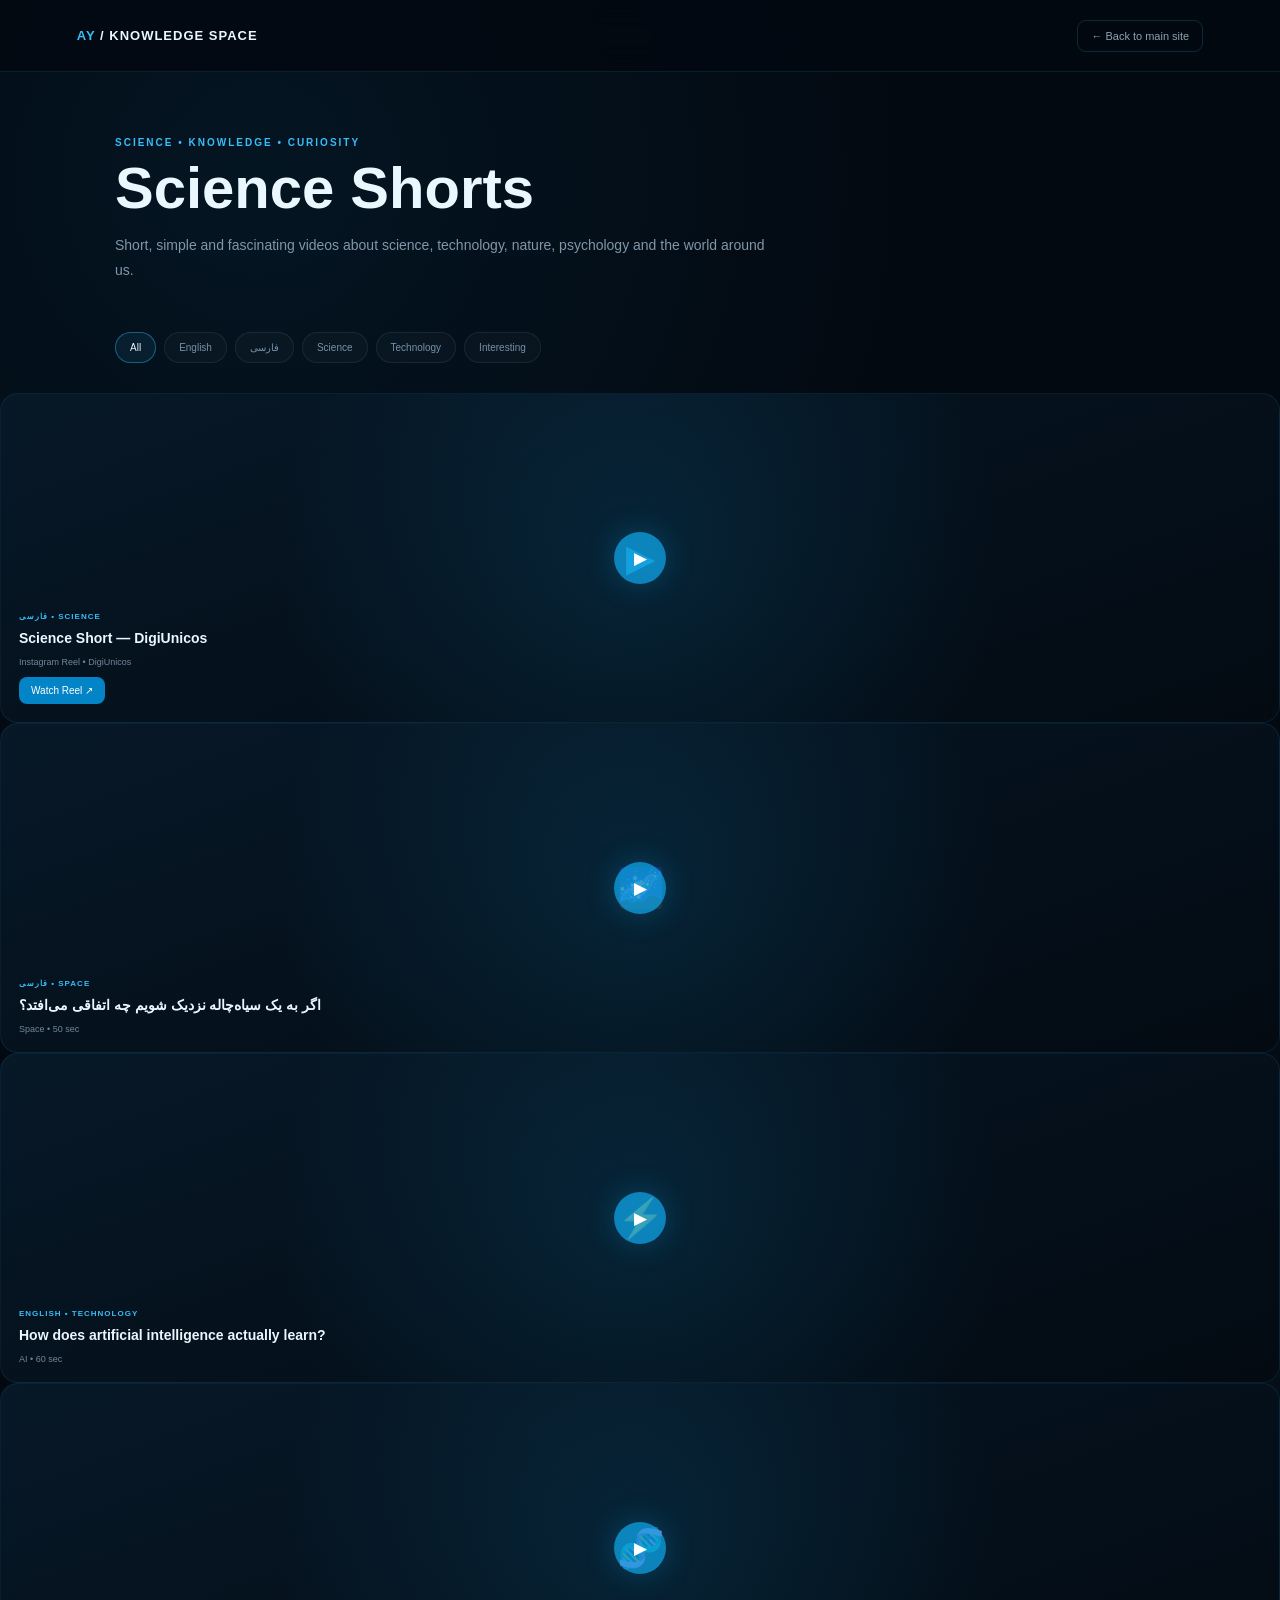
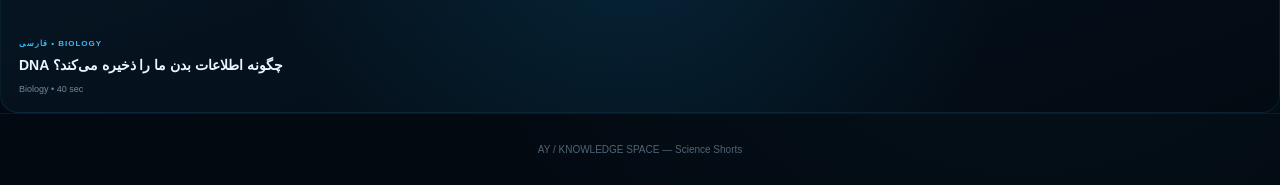
<file: shorts.html>
<!DOCTYPE html>
<html lang="en">
<head>
  <meta charset="UTF-8">
  <meta name="viewport" content="width=device-width, initial-scale=1.0">

  <title>Science Shorts — AY Knowledge Space</title>

  <style>
    * {
      box-sizing: border-box;
    }

    body {
      margin: 0;
      min-height: 100vh;

      font-family: Arial, sans-serif;

      color: #eaf7ff;

      background:
        radial-gradient(
          circle at 20% 10%,
          rgba(14,165,233,.08),
          transparent 35%
        ),
        radial-gradient(
          circle at 80% 80%,
          rgba(34,211,238,.05),
          transparent 35%
        ),
        #030911;
    }

    /* HEADER */

    .shorts-header {
      height: 72px;

      display: flex;
      align-items: center;
      justify-content: space-between;

      padding: 0 6%;

      border-bottom:
        1px solid rgba(56,189,248,.12);

      background:
        rgba(3,9,17,.85);

      backdrop-filter: blur(15px);

      position: sticky;
      top: 0;

      z-index: 100;
    }

    .brand {
      color: #eaf7ff;
      text-decoration: none;

      font-size: 13px;
      font-weight: bold;
      letter-spacing: 1px;
    }

    .brand span {
      color: #38bdf8;
    }

    .back-button {
      color: #8ba3b5;
      text-decoration: none;

      font-size: 11px;

      padding: 9px 13px;

      border:
        1px solid rgba(56,189,248,.18);

      border-radius: 9px;

      transition: .2s;
    }

    .back-button:hover {
      color: white;

      border-color:
        rgba(56,189,248,.6);

      background:
        rgba(56,189,248,.08);
    }


    /* HERO */

    .hero {
      max-width: 1100px;

      margin: 0 auto;

      padding: 65px 25px 35px;
    }

    .label {
      color: #38bdf8;

      font-size: 10px;
      font-weight: bold;

      letter-spacing: 2px;
    }

    h1 {
      margin: 10px 0;

      font-size: clamp(32px, 6vw, 58px);

      line-height: 1.05;
    }

    .hero p {
      max-width: 650px;

      color: #8196a8;

      line-height: 1.8;

      font-size: 14px;
    }


    /* FILTERS */

    .filters {
      max-width: 1100px;

      margin: 0 auto;

      padding: 0 25px 30px;

      display: flex;

      gap: 8px;

      flex-wrap: wrap;
    }

    .filter {
      padding: 9px 14px;

      color: #7890a6;

      background:
        rgba(255,255,255,.025);

      border:
        1px solid rgba(255,255,255,.07);

      border-radius: 20px;

      font-size: 10px;

      cursor: pointer;
    }

    .filter.active,
    .filter:hover {
      color: #eaf7ff;

      border-color:
        rgba(56,189,248,.4);

      background:
        rgba(56,189,248,.08);
    }


    /* SHORTS GRID */

    .shorts-grid {
      max-width: 1100px;

      margin: 0 auto;

      padding: 0 25px 70px;

      display: grid;

      grid-template-columns:
        repeat(auto-fill, minmax(210px, 1fr));

      gap: 18px;
    }


    /* CARD */

    .short-card {
      min-height: 330px;

      display: flex;

      flex-direction: column;

      justify-content: flex-end;

      position: relative;

      overflow: hidden;

      padding: 18px;

      border-radius: 18px;

      border:
        1px solid rgba(56,189,248,.10);

      background:
        linear-gradient(
          160deg,
          #071827,
          #030a12
        );

      transition:
        transform .25s,
        border-color .25s;
    }

    .short-card:hover {
      transform: translateY(-4px);

      border-color:
        rgba(56,189,248,.35);
    }


    /* FAKE VIDEO AREA */

    .video-placeholder {
      position: absolute;

      inset: 0;

      display: flex;

      align-items: center;

      justify-content: center;

      font-size: 38px;

      color: rgba(56,189,248,.7);

      background:
        radial-gradient(
          circle,
          rgba(14,165,233,.13),
          transparent 55%
        );
    }

    .video-placeholder::after {
      content: "▶";

      position: absolute;

      width: 52px;
      height: 52px;

      display: flex;

      align-items: center;
      justify-content: center;

      border-radius: 50%;

      color: white;

      font-size: 17px;

      background:
        rgba(14,165,233,.75);

      box-shadow:
        0 0 30px
        rgba(14,165,233,.25);
    }
https://www.instagram.com/reel/DaIjdH0Iw9R/?igsh=MTJpanpsdW9zYTdpOA==&igsi=MTJpanpsdW9zYTdpOA==
https://www.instagram.com/reel/DanAkSUCU3n/?igsh=NjMycXM3c21hbDF0&igsi=NjMycXM3c21hbDF0
https://www.instagram.com/reel/DP0y73tjR03/?igsh=bjJydDR3Z2kxMzJ6&igsi=bjJydDR3Z2kxMzJ6
https://www.instagram.com/reel/DYznOBCtjz-/?igsh=OXdwbHRwbDRiNTdj&igsi=OXdwbHRwbDRiNTdj

    /* OVERLAY */

    .short-overlay {
      position: absolute;

      inset: 0;

      background:
        linear-gradient(
          transparent 30%,
          rgba(0,0,0,.9)
        );
    }


    /* CONTENT */

    .short-content {
      position: relative;

      z-index: 2;
    }

    .short-type {
      color: #38bdf8;

      font-size: 8px;

      font-weight: bold;

      letter-spacing: 1px;

      margin-bottom: 7px;
    }

    .short-title {
      margin: 0;

      font-size: 14px;

      line-height: 1.45;
    }

    .short-meta {
      margin-top: 9px;

      color: #71879a;

      font-size: 9px;
    }


    /* FOOTER */

    footer {
      padding: 30px;

      text-align: center;

      color: #506576;

      font-size: 10px;

      border-top:
        1px solid rgba(255,255,255,.05);
    }


    /* MOBILE */

    @media (max-width: 600px) {

      .shorts-header {
        padding: 0 18px;
      }

      .hero {
        padding-top: 45px;
      }

      .shorts-grid {
        grid-template-columns:
          repeat(2, 1fr);

        padding-left: 14px;
        padding-right: 14px;
      }

      .short-card {
        min-height: 280px;
      }

    }

  </style>
</head>

<body>

  <header class="shorts-header">

    <a href="index.html" class="brand">
      <span>AY</span> / KNOWLEDGE SPACE
    </a>

    <a href="index.html" class="back-button">
      ← Back to main site
    </a>

  </header>


  <main>

    <section class="hero">

      <div class="label">
        SCIENCE • KNOWLEDGE • CURIOSITY
      </div>

      <h1>
        Science Shorts
      </h1>

      <p>
        Short, simple and fascinating videos
        about science, technology, nature,
        psychology and the world around us.
      </p>

    </section>


    <div class="filters">

      <button class="filter active">
        All
      </button>

      <button class="filter">
        English
      </button>

      <button class="filter">
        فارسی
      </button>

      <button class="filter">
        Science
      </button>

      <button class="filter">
        Technology
      </button>

      <button class="filter">
        Interesting
      </button>

    </div>


<article class="short-card">

  <div class="video-placeholder">
    ▶
  </div>

  <div class="short-overlay"></div>

  <div class="short-content">

    <div class="short-type">
      فارسی • SCIENCE
    </div>

    <h2 class="short-title">
      Science Short — DigiUnicos
    </h2>

    <div class="short-meta">
      Instagram Reel • DigiUnicos
    </div>

    <a
      href="https://www.instagram.com/reel/DaIjdH0Iw9R/"
      target="_blank"
      rel="noopener noreferrer"
      style="
        display:inline-block;
        margin-top:10px;
        padding:8px 12px;
        border-radius:8px;
        background:#0284c7;
        color:white;
        text-decoration:none;
        font-size:10px;
      ">
      Watch Reel ↗
    </a>

  </div>

</article>
      <article class="short-card">

        <div class="video-placeholder">
          🌌
        </div>

        <div class="short-overlay"></div>

        <div class="short-content">

          <div class="short-type">
            فارسی • SPACE
          </div>

          <h2 class="short-title">
            اگر به یک سیاه‌چاله نزدیک شویم چه اتفاقی می‌افتد؟
          </h2>

          <div class="short-meta">
            Space • 50 sec
          </div>

        </div>

      </article>


      <article class="short-card">

        <div class="video-placeholder">
          ⚡
        </div>

        <div class="short-overlay"></div>

        <div class="short-content">

          <div class="short-type">
            ENGLISH • TECHNOLOGY
          </div>

          <h2 class="short-title">
            How does artificial intelligence actually learn?
          </h2>

          <div class="short-meta">
            AI • 60 sec
          </div>

        </div>

      </article>


      <article class="short-card">

        <div class="video-placeholder">
          🧬
        </div>

        <div class="short-overlay"></div>

        <div class="short-content">

          <div class="short-type">
            فارسی • BIOLOGY
          </div>

          <h2 class="short-title">
            DNA چگونه اطلاعات بدن ما را ذخیره می‌کند؟
          </h2>

          <div class="short-meta">
            Biology • 40 sec
          </div>

        </div>

      </article>


    </section>

  </main>


  <footer>
    AY / KNOWLEDGE SPACE — Science Shorts
  </footer>

</body>
</html>
</file>
